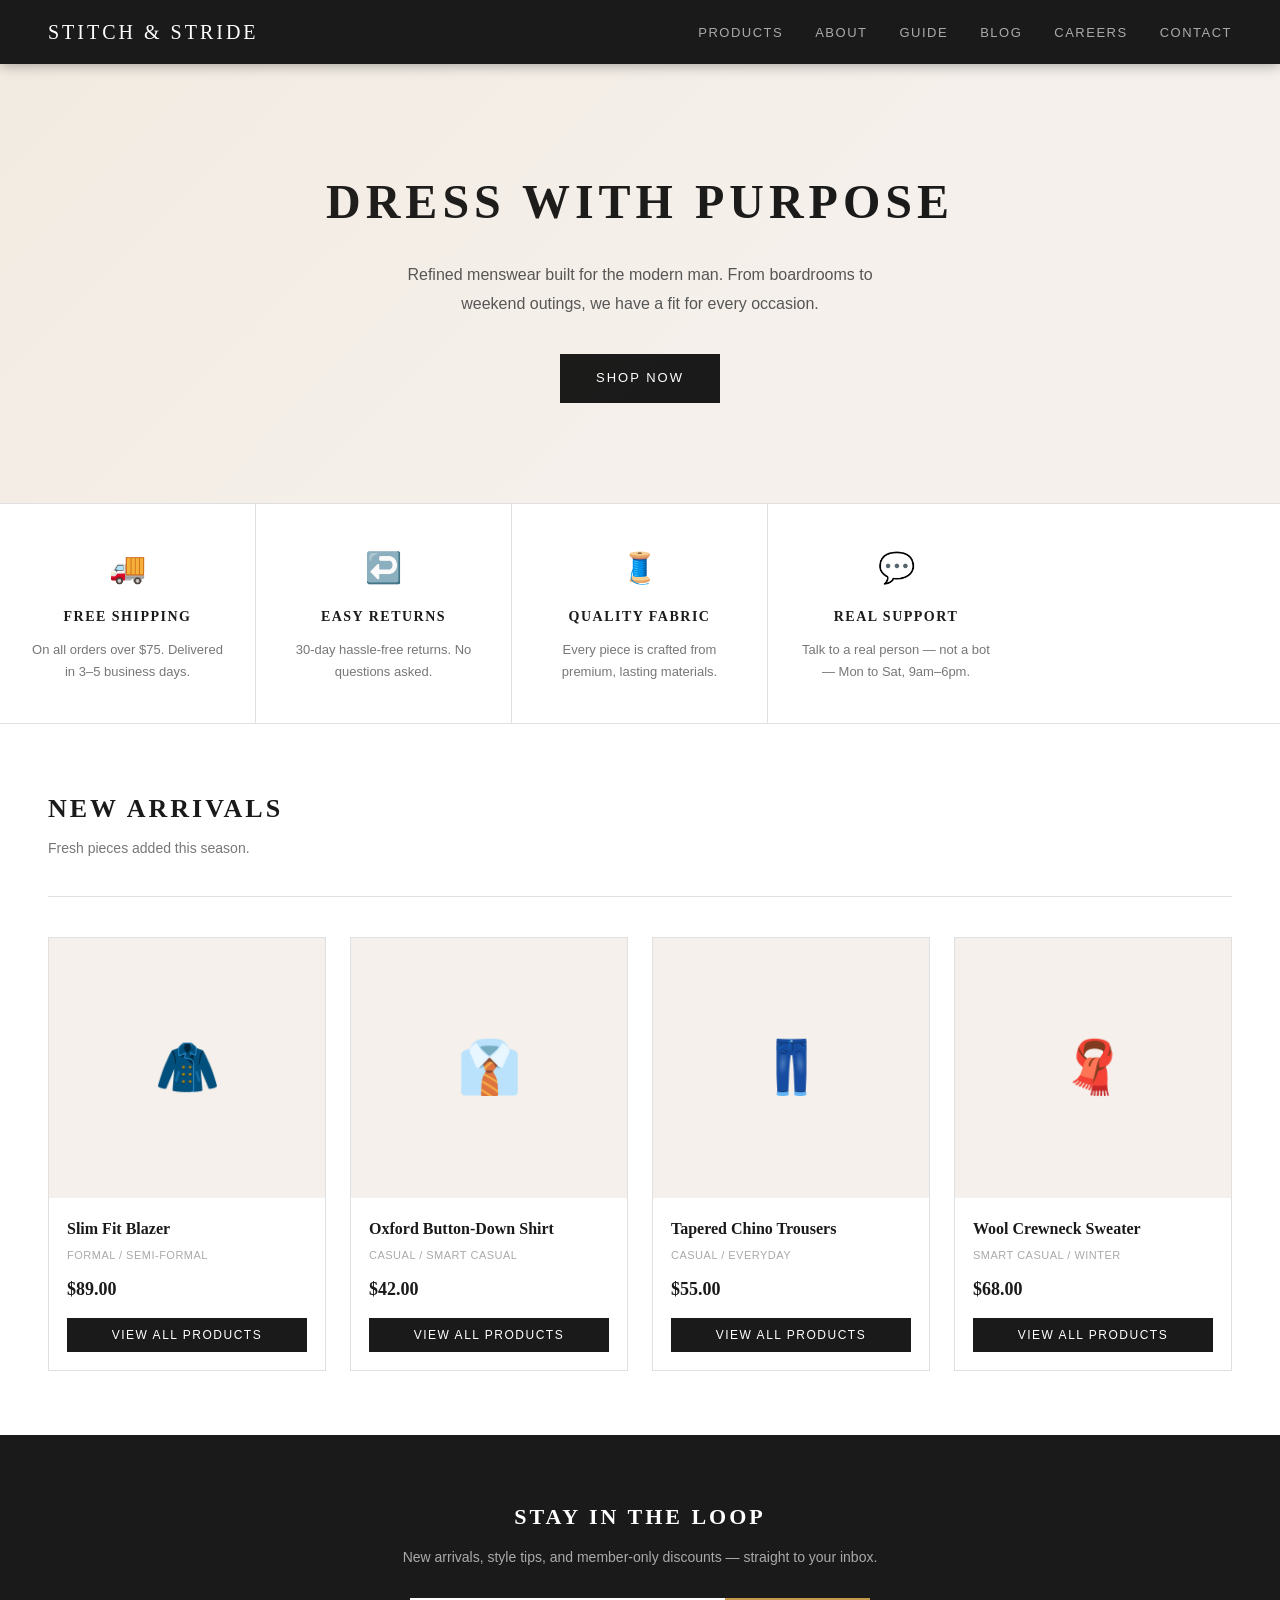
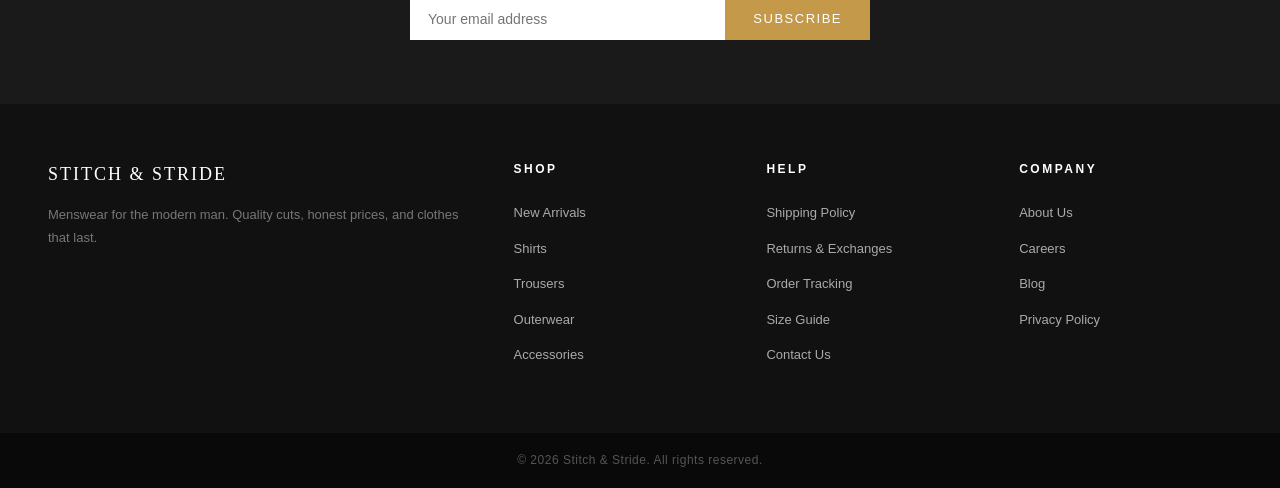
<file: index.html>
<!DOCTYPE html>
<html lang="en">
<head>
  <meta charset="UTF-8" />
  <meta name="viewport" content="width=device-width, initial-scale=1.0"/>
  <title>Stitch &amp; Stride – Men's Fashion</title>
  <link rel="stylesheet" href="/style.css" />
</head>
<body>

<nav>
  <a class="logo" href="/">Stitch &amp; Stride</a>
  <ul>
    <li><a href="/products/">Products</a></li>
    <li><a href="/about/">About</a></li>
    <li><a href="/guide/">Guide</a></li>
    <li><a href="/blog/">Blog</a></li>
    <li><a href="/career/">Careers</a></li>
    <li><a href="/contact/">Contact</a></li>
  </ul>
</nav>

<div class="hero">
  <h1>Dress with Purpose</h1>
  <p>Refined menswear built for the modern man. From boardrooms to weekend outings, we have a fit for every occasion.</p>
  <a class="btn" href="/products/">Shop Now</a>
</div>

<div class="home-features">
  <div class="home-feature">
    <div class="icon">🚚</div>
    <h3>Free Shipping</h3>
    <p>On all orders over $75. Delivered in 3–5 business days.</p>
  </div>
  <div class="home-feature">
    <div class="icon">↩️</div>
    <h3>Easy Returns</h3>
    <p>30-day hassle-free returns. No questions asked.</p>
  </div>
  <div class="home-feature">
    <div class="icon">🧵</div>
    <h3>Quality Fabric</h3>
    <p>Every piece is crafted from premium, lasting materials.</p>
  </div>
  <div class="home-feature">
    <div class="icon">💬</div>
    <h3>Real Support</h3>
    <p>Talk to a real person — not a bot — Mon to Sat, 9am–6pm.</p>
  </div>
</div>

<div class="page-content">
  <h2>New Arrivals</h2>
  <p class="section-sub">Fresh pieces added this season.</p>
  <hr class="divider"/>
  <div class="product-grid">
    <div class="product-card">
      <div class="product-img">🧥</div>
      <div class="product-info">
        <h3>Slim Fit Blazer</h3>
        <div class="tag">Formal / Semi-Formal</div>
        <div class="price">$89.00</div>
        <a href="/products/"><button>View All Products</button></a>
      </div>
    </div>
    <div class="product-card">
      <div class="product-img">👔</div>
      <div class="product-info">
        <h3>Oxford Button-Down Shirt</h3>
        <div class="tag">Casual / Smart Casual</div>
        <div class="price">$42.00</div>
        <a href="/products/"><button>View All Products</button></a>
      </div>
    </div>
    <div class="product-card">
      <div class="product-img">👖</div>
      <div class="product-info">
        <h3>Tapered Chino Trousers</h3>
        <div class="tag">Casual / Everyday</div>
        <div class="price">$55.00</div>
        <a href="/products/"><button>View All Products</button></a>
      </div>
    </div>
    <div class="product-card">
      <div class="product-img">🧣</div>
      <div class="product-info">
        <h3>Wool Crewneck Sweater</h3>
        <div class="tag">Smart Casual / Winter</div>
        <div class="price">$68.00</div>
        <a href="/products/"><button>View All Products</button></a>
      </div>
    </div>
  </div>
</div>

<div class="newsletter">
  <h2>Stay in the Loop</h2>
  <p>New arrivals, style tips, and member-only discounts — straight to your inbox.</p>
  <form onsubmit="return false;">
    <input type="email" placeholder="Your email address" />
    <button type="submit">Subscribe</button>
  </form>
</div>

<footer>
  <div>
    <div class="footer-brand">Stitch &amp; Stride</div>
    <p>Menswear for the modern man. Quality cuts, honest prices, and clothes that last.</p>
  </div>
  <div>
    <h4>Shop</h4>
    <ul>
      <li><a href="/products/">New Arrivals</a></li>
      <li><a href="/products/">Shirts</a></li>
      <li><a href="/products/">Trousers</a></li>
      <li><a href="/products/">Outerwear</a></li>
      <li><a href="/products/">Accessories</a></li>
    </ul>
  </div>
  <div>
    <h4>Help</h4>
    <ul>
      <li><a href="/contact/">Shipping Policy</a></li>
      <li><a href="/contact/">Returns &amp; Exchanges</a></li>
      <li><a href="/contact/">Order Tracking</a></li>
      <li><a href="/guide/">Size Guide</a></li>
      <li><a href="/contact/">Contact Us</a></li>
    </ul>
  </div>
  <div>
    <h4>Company</h4>
    <ul>
      <li><a href="/about/">About Us</a></li>
      <li><a href="/career/">Careers</a></li>
      <li><a href="/blog/">Blog</a></li>
      <li><a href="#">Privacy Policy</a></li>
    </ul>
  </div>
</footer>
<div class="footer-bottom">&copy; 2026 Stitch &amp; Stride. All rights reserved.</div>

</body>
</html>
</file>
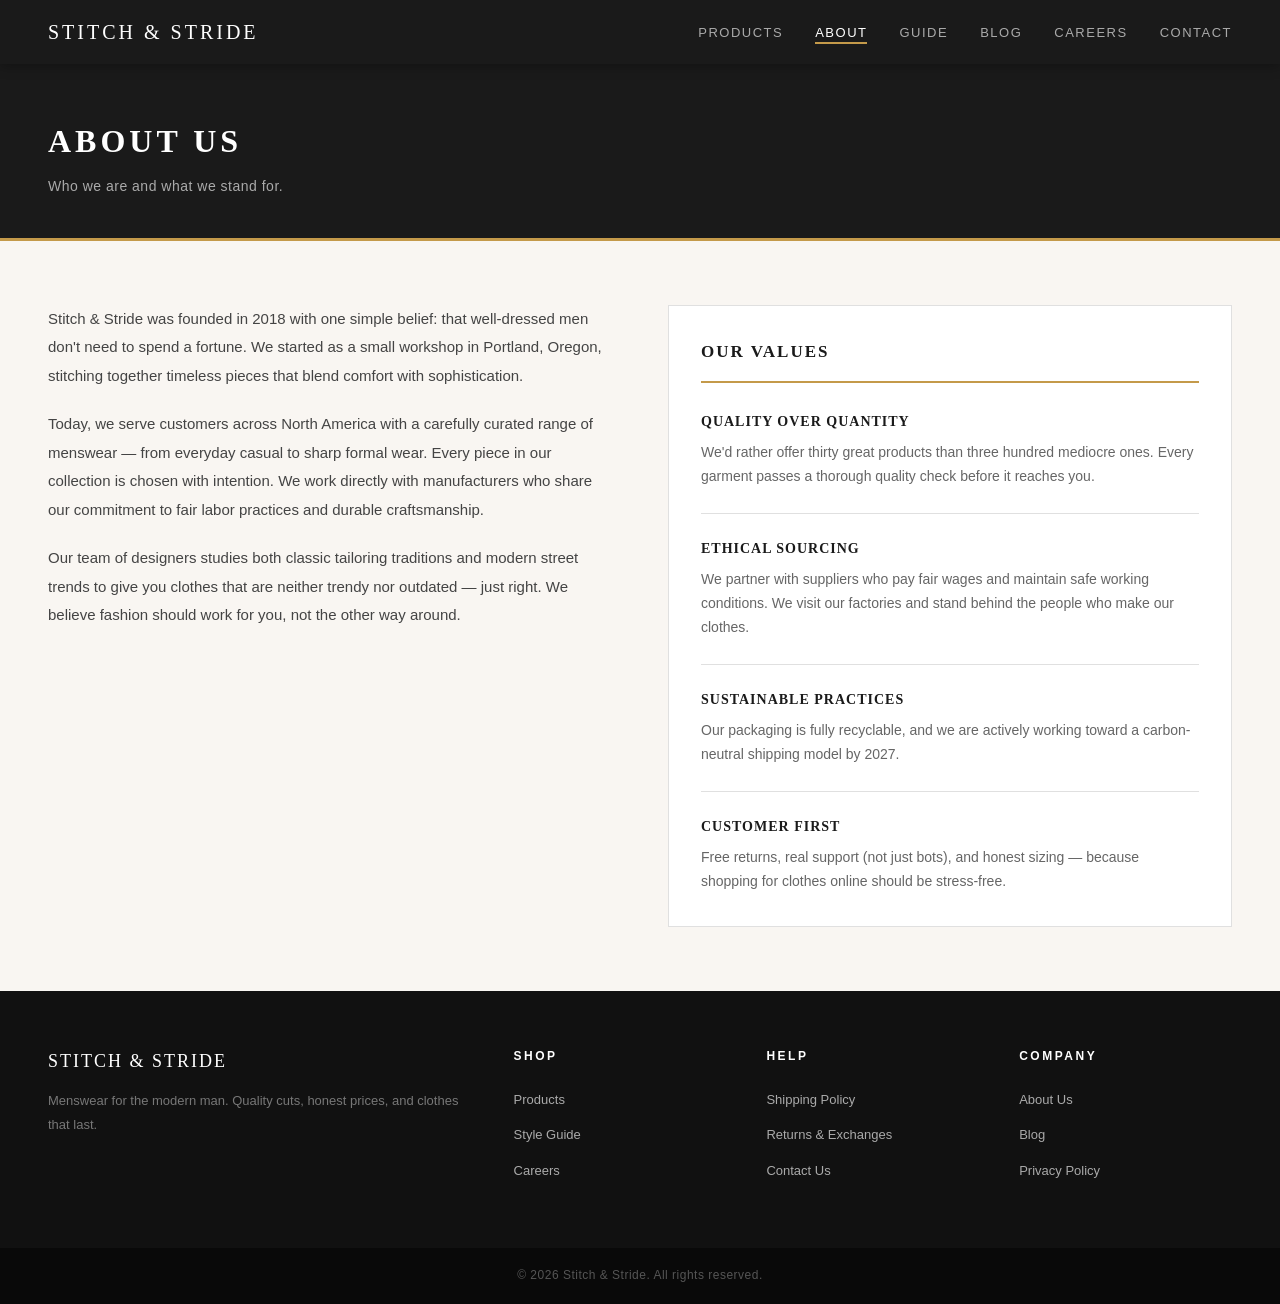
<file: about/index.html>
<!DOCTYPE html>
<html lang="en">
<head>
  <meta charset="UTF-8" />
  <meta name="viewport" content="width=device-width, initial-scale=1.0"/>
  <title>About Us – Stitch &amp; Stride</title>
  <link rel="stylesheet" href="/style.css" />
</head>
<body class="about-bg">

<nav>
  <a class="logo" href="/">Stitch &amp; Stride</a>
  <ul>
    <li><a href="/products/">Products</a></li>
    <li><a href="/about/" class="active">About</a></li>
    <li><a href="/guide/">Guide</a></li>
    <li><a href="/blog/">Blog</a></li>
    <li><a href="/career/">Careers</a></li>
    <li><a href="/contact/">Contact</a></li>
  </ul>
</nav>

<div class="page-banner">
  <h1>About Us</h1>
  <p>Who we are and what we stand for.</p>
</div>

<div class="page-content">
  <div class="about-grid">
    <div class="about-text">
      <p>
        Stitch &amp; Stride was founded in 2018 with one simple belief: that well-dressed men don't need to spend a fortune. We started as a small workshop in Portland, Oregon, stitching together timeless pieces that blend comfort with sophistication.
      </p>
      <p>
        Today, we serve customers across North America with a carefully curated range of menswear — from everyday casual to sharp formal wear. Every piece in our collection is chosen with intention. We work directly with manufacturers who share our commitment to fair labor practices and durable craftsmanship.
      </p>
      <p>
        Our team of designers studies both classic tailoring traditions and modern street trends to give you clothes that are neither trendy nor outdated — just right. We believe fashion should work for you, not the other way around.
      </p>
    </div>
    <div class="about-values">
      <h3>Our Values</h3>
      <div class="value-item">
        <h4>Quality Over Quantity</h4>
        <p>We'd rather offer thirty great products than three hundred mediocre ones. Every garment passes a thorough quality check before it reaches you.</p>
      </div>
      <div class="value-item">
        <h4>Ethical Sourcing</h4>
        <p>We partner with suppliers who pay fair wages and maintain safe working conditions. We visit our factories and stand behind the people who make our clothes.</p>
      </div>
      <div class="value-item">
        <h4>Sustainable Practices</h4>
        <p>Our packaging is fully recyclable, and we are actively working toward a carbon-neutral shipping model by 2027.</p>
      </div>
      <div class="value-item">
        <h4>Customer First</h4>
        <p>Free returns, real support (not just bots), and honest sizing — because shopping for clothes online should be stress-free.</p>
      </div>
    </div>
  </div>
</div>

<footer>
  <div>
    <div class="footer-brand">Stitch &amp; Stride</div>
    <p>Menswear for the modern man. Quality cuts, honest prices, and clothes that last.</p>
  </div>
  <div>
    <h4>Shop</h4>
    <ul>
      <li><a href="/products/">Products</a></li>
      <li><a href="/guide/">Style Guide</a></li>
      <li><a href="/career/">Careers</a></li>
    </ul>
  </div>
  <div>
    <h4>Help</h4>
    <ul>
      <li><a href="/contact/">Shipping Policy</a></li>
      <li><a href="/contact/">Returns &amp; Exchanges</a></li>
      <li><a href="/contact/">Contact Us</a></li>
    </ul>
  </div>
  <div>
    <h4>Company</h4>
    <ul>
      <li><a href="/about/">About Us</a></li>
      <li><a href="/blog/">Blog</a></li>
      <li><a href="#">Privacy Policy</a></li>
    </ul>
  </div>
</footer>
<div class="footer-bottom">&copy; 2026 Stitch &amp; Stride. All rights reserved.</div>

</body>
</html>
</file>
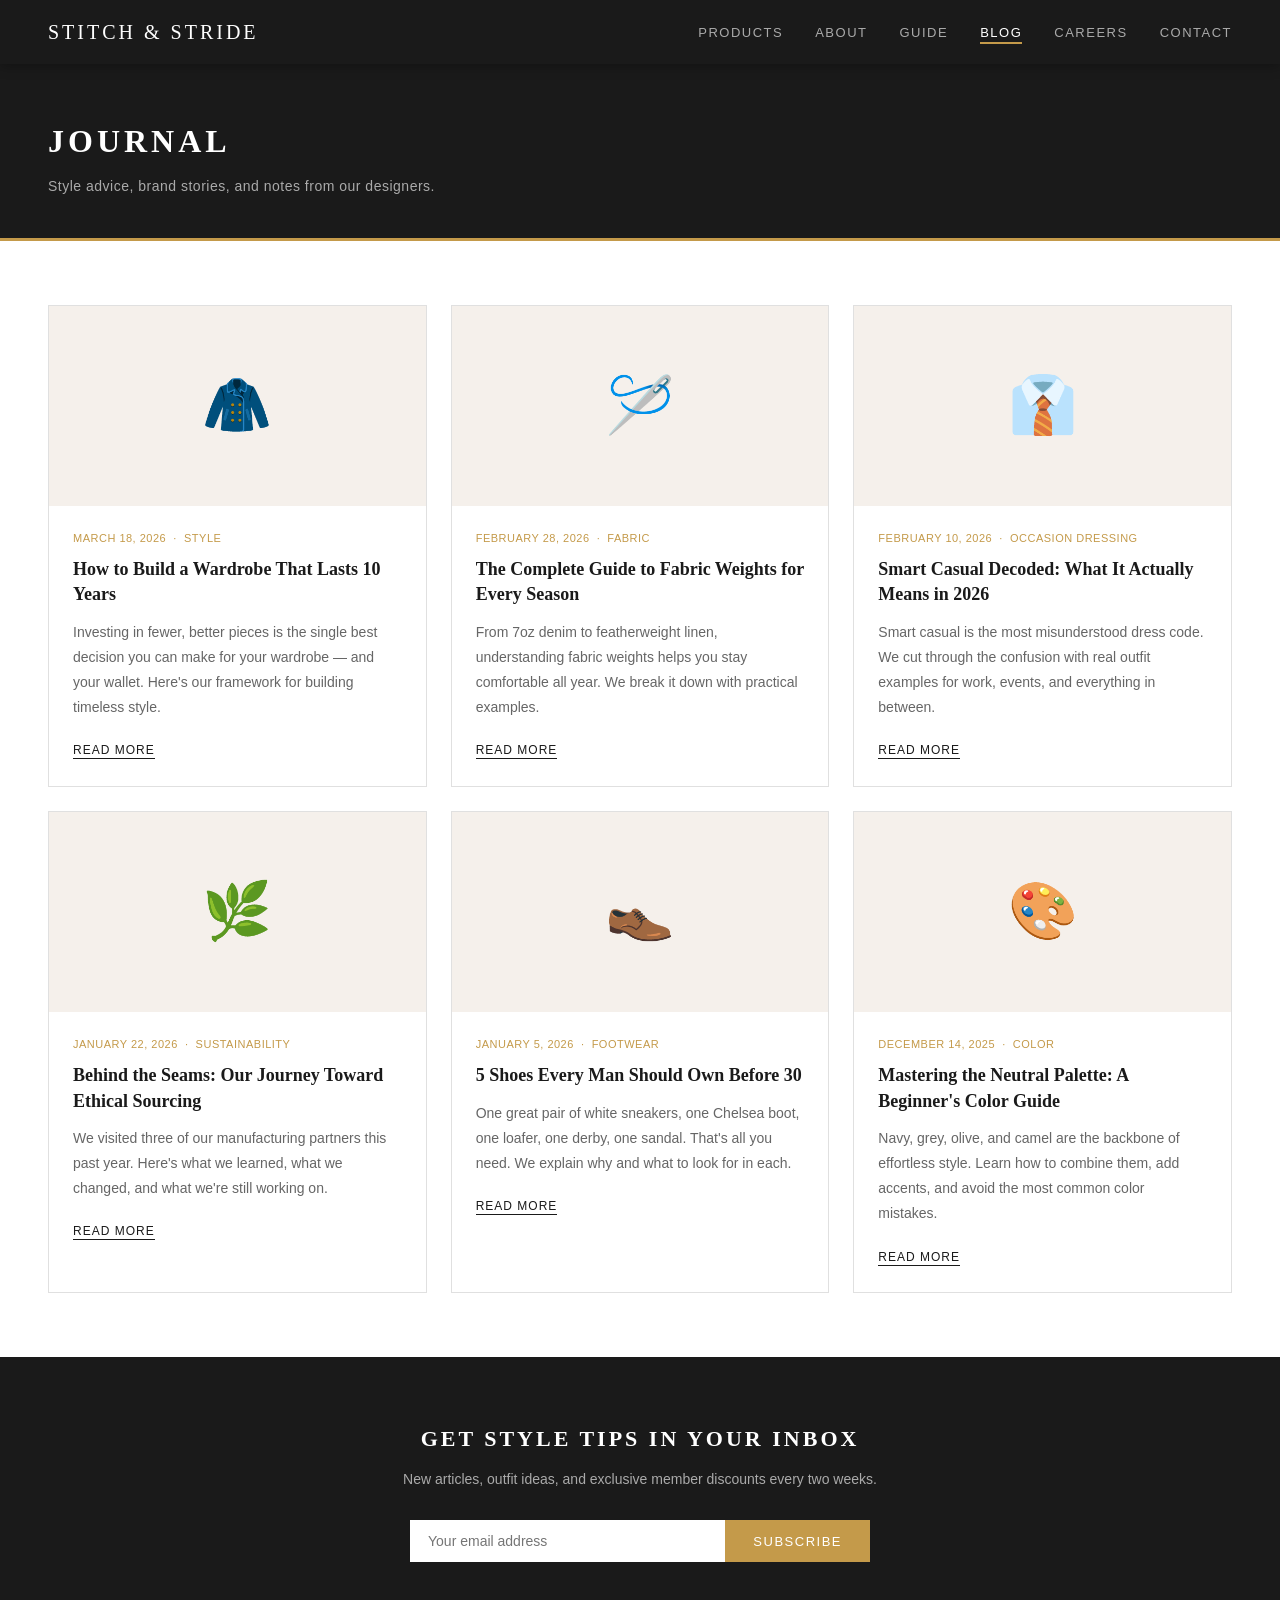
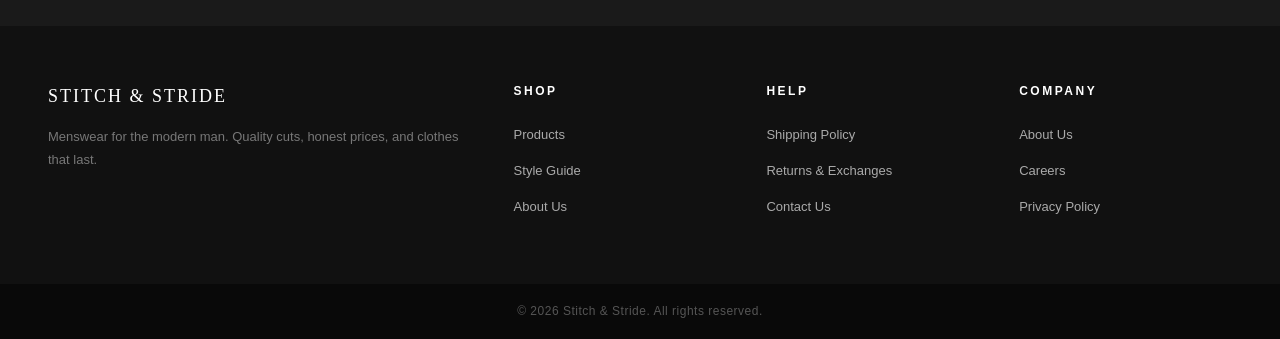
<file: blog/index.html>
<!DOCTYPE html>
<html lang="en">
<head>
  <meta charset="UTF-8" />
  <meta name="viewport" content="width=device-width, initial-scale=1.0"/>
  <title>Journal – Stitch &amp; Stride</title>
  <link rel="stylesheet" href="/style.css" />
</head>
<body>

<nav>
  <a class="logo" href="/">Stitch &amp; Stride</a>
  <ul>
    <li><a href="/products/">Products</a></li>
    <li><a href="/about/">About</a></li>
    <li><a href="/guide/">Guide</a></li>
    <li><a href="/blog/" class="active">Blog</a></li>
    <li><a href="/career/">Careers</a></li>
    <li><a href="/contact/">Contact</a></li>
  </ul>
</nav>

<div class="page-banner">
  <h1>Journal</h1>
  <p>Style advice, brand stories, and notes from our designers.</p>
</div>

<div class="page-content">
  <div class="blog-grid">

    <div class="blog-card">
      <div class="blog-img">🧥</div>
      <div class="blog-body">
        <div class="blog-meta">March 18, 2026 &nbsp;·&nbsp; Style</div>
        <h3>How to Build a Wardrobe That Lasts 10 Years</h3>
        <p>Investing in fewer, better pieces is the single best decision you can make for your wardrobe — and your wallet. Here's our framework for building timeless style.</p>
        <a href="#">Read More</a>
      </div>
    </div>

    <div class="blog-card">
      <div class="blog-img">🪡</div>
      <div class="blog-body">
        <div class="blog-meta">February 28, 2026 &nbsp;·&nbsp; Fabric</div>
        <h3>The Complete Guide to Fabric Weights for Every Season</h3>
        <p>From 7oz denim to featherweight linen, understanding fabric weights helps you stay comfortable all year. We break it down with practical examples.</p>
        <a href="#">Read More</a>
      </div>
    </div>

    <div class="blog-card">
      <div class="blog-img">👔</div>
      <div class="blog-body">
        <div class="blog-meta">February 10, 2026 &nbsp;·&nbsp; Occasion Dressing</div>
        <h3>Smart Casual Decoded: What It Actually Means in 2026</h3>
        <p>Smart casual is the most misunderstood dress code. We cut through the confusion with real outfit examples for work, events, and everything in between.</p>
        <a href="#">Read More</a>
      </div>
    </div>

    <div class="blog-card">
      <div class="blog-img">🌿</div>
      <div class="blog-body">
        <div class="blog-meta">January 22, 2026 &nbsp;·&nbsp; Sustainability</div>
        <h3>Behind the Seams: Our Journey Toward Ethical Sourcing</h3>
        <p>We visited three of our manufacturing partners this past year. Here's what we learned, what we changed, and what we're still working on.</p>
        <a href="#">Read More</a>
      </div>
    </div>

    <div class="blog-card">
      <div class="blog-img">👞</div>
      <div class="blog-body">
        <div class="blog-meta">January 5, 2026 &nbsp;·&nbsp; Footwear</div>
        <h3>5 Shoes Every Man Should Own Before 30</h3>
        <p>One great pair of white sneakers, one Chelsea boot, one loafer, one derby, one sandal. That's all you need. We explain why and what to look for in each.</p>
        <a href="#">Read More</a>
      </div>
    </div>

    <div class="blog-card">
      <div class="blog-img">🎨</div>
      <div class="blog-body">
        <div class="blog-meta">December 14, 2025 &nbsp;·&nbsp; Color</div>
        <h3>Mastering the Neutral Palette: A Beginner's Color Guide</h3>
        <p>Navy, grey, olive, and camel are the backbone of effortless style. Learn how to combine them, add accents, and avoid the most common color mistakes.</p>
        <a href="#">Read More</a>
      </div>
    </div>

  </div>
</div>

<div class="newsletter">
  <h2>Get Style Tips in Your Inbox</h2>
  <p>New articles, outfit ideas, and exclusive member discounts every two weeks.</p>
  <form onsubmit="return false;">
    <input type="email" placeholder="Your email address" />
    <button type="submit">Subscribe</button>
  </form>
</div>

<footer>
  <div>
    <div class="footer-brand">Stitch &amp; Stride</div>
    <p>Menswear for the modern man. Quality cuts, honest prices, and clothes that last.</p>
  </div>
  <div>
    <h4>Shop</h4>
    <ul>
      <li><a href="/products/">Products</a></li>
      <li><a href="/guide/">Style Guide</a></li>
      <li><a href="/about/">About Us</a></li>
    </ul>
  </div>
  <div>
    <h4>Help</h4>
    <ul>
      <li><a href="/contact/">Shipping Policy</a></li>
      <li><a href="/contact/">Returns &amp; Exchanges</a></li>
      <li><a href="/contact/">Contact Us</a></li>
    </ul>
  </div>
  <div>
    <h4>Company</h4>
    <ul>
      <li><a href="/about/">About Us</a></li>
      <li><a href="/career/">Careers</a></li>
      <li><a href="#">Privacy Policy</a></li>
    </ul>
  </div>
</footer>
<div class="footer-bottom">&copy; 2026 Stitch &amp; Stride. All rights reserved.</div>

</body>
</html>
</file>
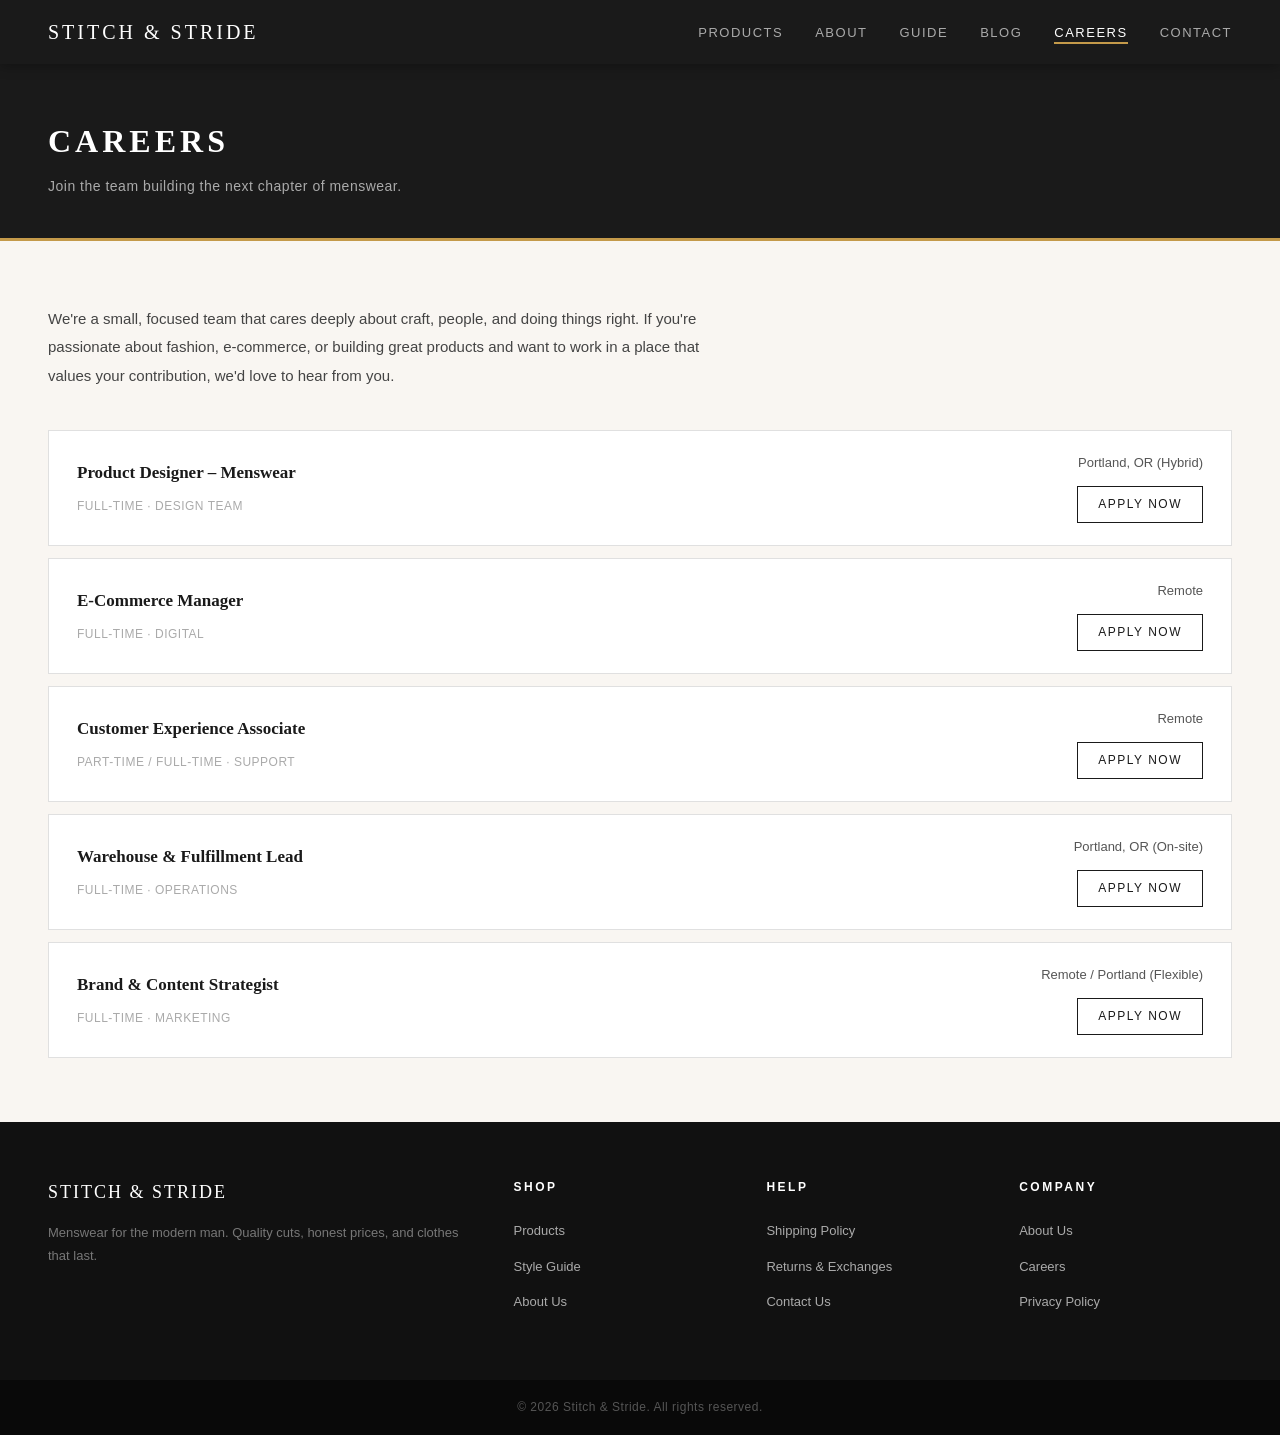
<file: career/index.html>
<!DOCTYPE html>
<html lang="en">
<head>
  <meta charset="UTF-8" />
  <meta name="viewport" content="width=device-width, initial-scale=1.0"/>
  <title>Careers – Stitch &amp; Stride</title>
  <link rel="stylesheet" href="/style.css" />
</head>
<body class="career-bg">

<nav>
  <a class="logo" href="/">Stitch &amp; Stride</a>
  <ul>
    <li><a href="/products/">Products</a></li>
    <li><a href="/about/">About</a></li>
    <li><a href="/guide/">Guide</a></li>
    <li><a href="/blog/">Blog</a></li>
    <li><a href="/career/" class="active">Careers</a></li>
    <li><a href="/contact/">Contact</a></li>
  </ul>
</nav>

<div class="page-banner">
  <h1>Careers</h1>
  <p>Join the team building the next chapter of menswear.</p>
</div>

<div class="page-content">
  <p class="career-intro">
    We're a small, focused team that cares deeply about craft, people, and doing things right. If you're passionate about fashion, e-commerce, or building great products and want to work in a place that values your contribution, we'd love to hear from you.
  </p>

  <div class="job-list">

    <div class="job-card">
      <div class="job-info">
        <h3>Product Designer – Menswear</h3>
        <span>Full-time · Design Team</span>
      </div>
      <div class="job-meta">
        <div class="location">Portland, OR (Hybrid)</div>
        <a href="/contact/">Apply Now</a>
      </div>
    </div>

    <div class="job-card">
      <div class="job-info">
        <h3>E-Commerce Manager</h3>
        <span>Full-time · Digital</span>
      </div>
      <div class="job-meta">
        <div class="location">Remote</div>
        <a href="/contact/">Apply Now</a>
      </div>
    </div>

    <div class="job-card">
      <div class="job-info">
        <h3>Customer Experience Associate</h3>
        <span>Part-time / Full-time · Support</span>
      </div>
      <div class="job-meta">
        <div class="location">Remote</div>
        <a href="/contact/">Apply Now</a>
      </div>
    </div>

    <div class="job-card">
      <div class="job-info">
        <h3>Warehouse &amp; Fulfillment Lead</h3>
        <span>Full-time · Operations</span>
      </div>
      <div class="job-meta">
        <div class="location">Portland, OR (On-site)</div>
        <a href="/contact/">Apply Now</a>
      </div>
    </div>

    <div class="job-card">
      <div class="job-info">
        <h3>Brand &amp; Content Strategist</h3>
        <span>Full-time · Marketing</span>
      </div>
      <div class="job-meta">
        <div class="location">Remote / Portland (Flexible)</div>
        <a href="/contact/">Apply Now</a>
      </div>
    </div>

  </div>
</div>

<footer>
  <div>
    <div class="footer-brand">Stitch &amp; Stride</div>
    <p>Menswear for the modern man. Quality cuts, honest prices, and clothes that last.</p>
  </div>
  <div>
    <h4>Shop</h4>
    <ul>
      <li><a href="/products/">Products</a></li>
      <li><a href="/guide/">Style Guide</a></li>
      <li><a href="/about/">About Us</a></li>
    </ul>
  </div>
  <div>
    <h4>Help</h4>
    <ul>
      <li><a href="/contact/">Shipping Policy</a></li>
      <li><a href="/contact/">Returns &amp; Exchanges</a></li>
      <li><a href="/contact/">Contact Us</a></li>
    </ul>
  </div>
  <div>
    <h4>Company</h4>
    <ul>
      <li><a href="/about/">About Us</a></li>
      <li><a href="/career/">Careers</a></li>
      <li><a href="#">Privacy Policy</a></li>
    </ul>
  </div>
</footer>
<div class="footer-bottom">&copy; 2026 Stitch &amp; Stride. All rights reserved.</div>

</body>
</html>
</file>
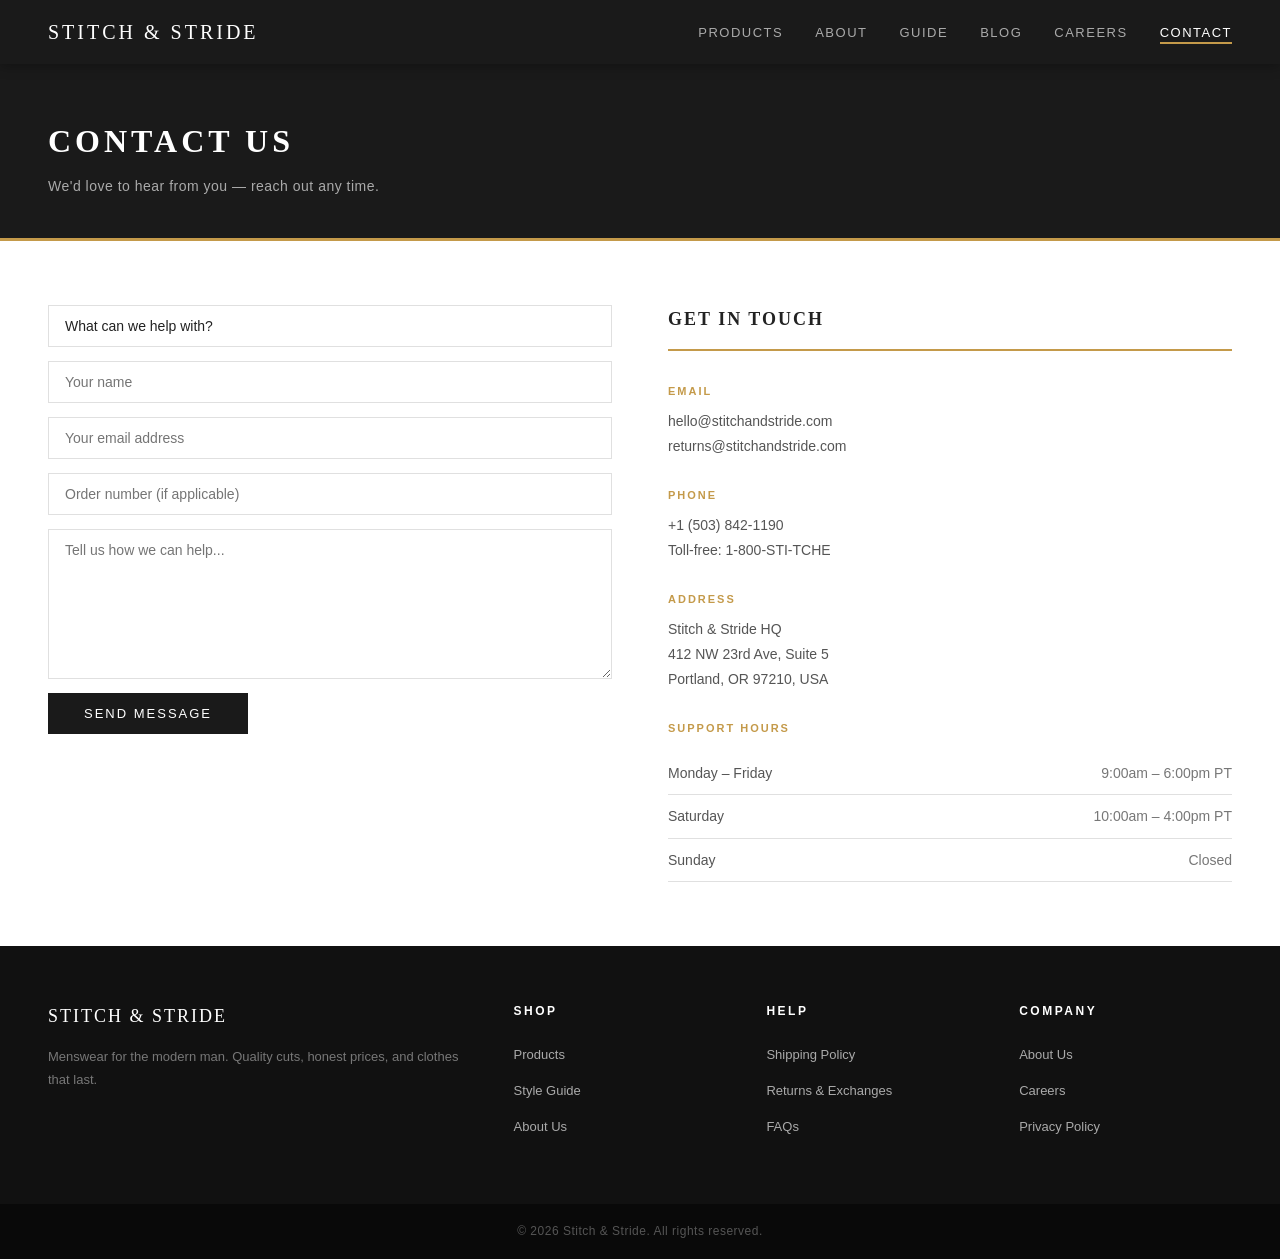
<file: contact/index.html>
<!DOCTYPE html>
<html lang="en">
<head>
  <meta charset="UTF-8" />
  <meta name="viewport" content="width=device-width, initial-scale=1.0"/>
  <title>Contact – Stitch &amp; Stride</title>
  <link rel="stylesheet" href="/style.css" />
</head>
<body>

<nav>
  <a class="logo" href="/">Stitch &amp; Stride</a>
  <ul>
    <li><a href="/products/">Products</a></li>
    <li><a href="/about/">About</a></li>
    <li><a href="/guide/">Guide</a></li>
    <li><a href="/blog/">Blog</a></li>
    <li><a href="/career/">Careers</a></li>
    <li><a href="/contact/" class="active">Contact</a></li>
  </ul>
</nav>

<div class="page-banner">
  <h1>Contact Us</h1>
  <p>We'd love to hear from you — reach out any time.</p>
</div>

<div class="page-content">
  <div class="contact-grid">

    <div>
      <form class="contact-form" onsubmit="return false;">
        <select>
          <option value="" disabled selected>What can we help with?</option>
          <option>Order inquiry</option>
          <option>Returns &amp; exchanges</option>
          <option>Product question</option>
          <option>Wholesale / partnership</option>
          <option>Career inquiry</option>
          <option>Other</option>
        </select>
        <input type="text" placeholder="Your name" />
        <input type="email" placeholder="Your email address" />
        <input type="text" placeholder="Order number (if applicable)" />
        <textarea placeholder="Tell us how we can help..."></textarea>
        <button type="submit">Send Message</button>
      </form>
    </div>

    <div class="contact-details">
      <h3>Get in Touch</h3>

      <div class="contact-detail-item">
        <h4>Email</h4>
        <p>hello@stitchandstride.com<br/>returns@stitchandstride.com</p>
      </div>

      <div class="contact-detail-item">
        <h4>Phone</h4>
        <p>+1 (503) 842-1190<br/>Toll-free: 1-800-STI-TCHE</p>
      </div>

      <div class="contact-detail-item">
        <h4>Address</h4>
        <p>Stitch &amp; Stride HQ<br/>412 NW 23rd Ave, Suite 5<br/>Portland, OR 97210, USA</p>
      </div>

      <div class="contact-hours">
        <h4>Support Hours</h4>
        <table>
          <tr><td>Monday – Friday</td><td>9:00am – 6:00pm PT</td></tr>
          <tr><td>Saturday</td><td>10:00am – 4:00pm PT</td></tr>
          <tr><td>Sunday</td><td>Closed</td></tr>
        </table>
      </div>
    </div>

  </div>
</div>

<footer>
  <div>
    <div class="footer-brand">Stitch &amp; Stride</div>
    <p>Menswear for the modern man. Quality cuts, honest prices, and clothes that last.</p>
  </div>
  <div>
    <h4>Shop</h4>
    <ul>
      <li><a href="/products/">Products</a></li>
      <li><a href="/guide/">Style Guide</a></li>
      <li><a href="/about/">About Us</a></li>
    </ul>
  </div>
  <div>
    <h4>Help</h4>
    <ul>
      <li><a href="/contact/">Shipping Policy</a></li>
      <li><a href="/contact/">Returns &amp; Exchanges</a></li>
      <li><a href="/contact/">FAQs</a></li>
    </ul>
  </div>
  <div>
    <h4>Company</h4>
    <ul>
      <li><a href="/about/">About Us</a></li>
      <li><a href="/career/">Careers</a></li>
      <li><a href="#">Privacy Policy</a></li>
    </ul>
  </div>
</footer>
<div class="footer-bottom">&copy; 2026 Stitch &amp; Stride. All rights reserved.</div>

</body>
</html>
</file>
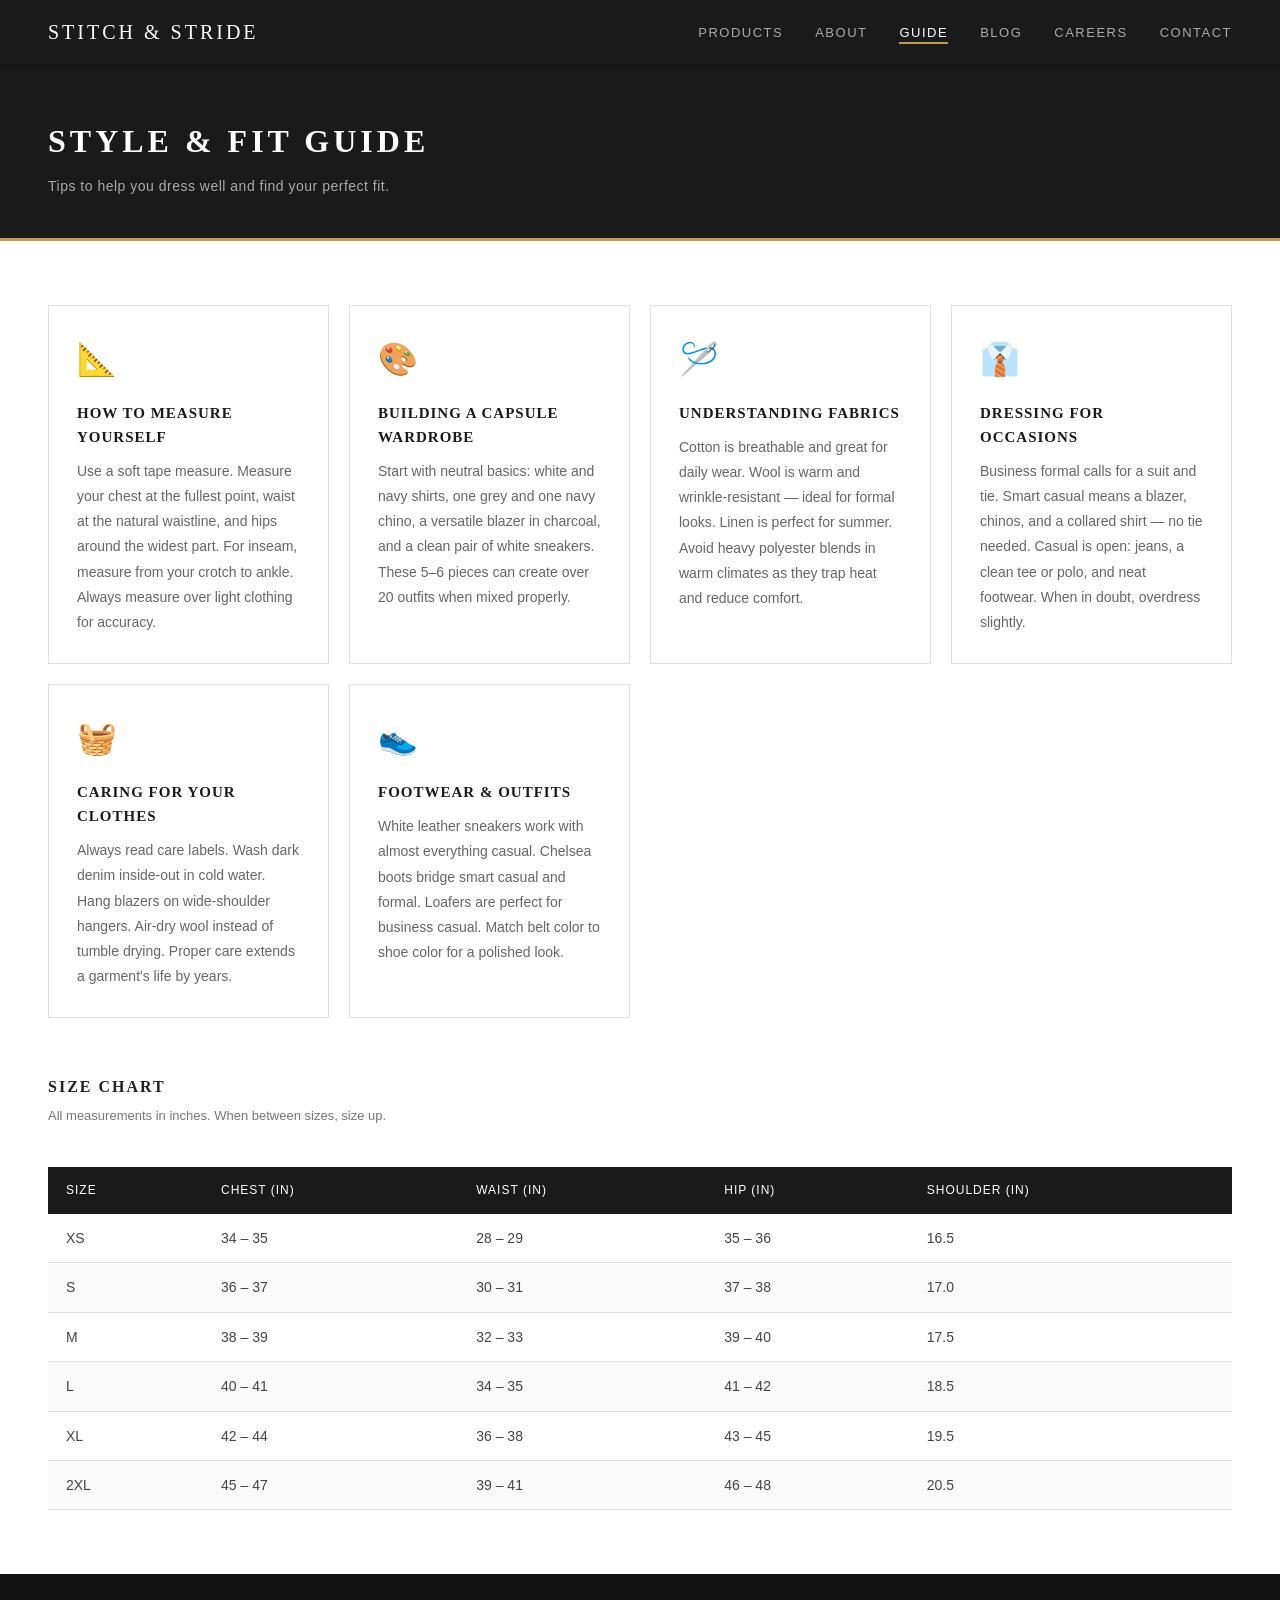
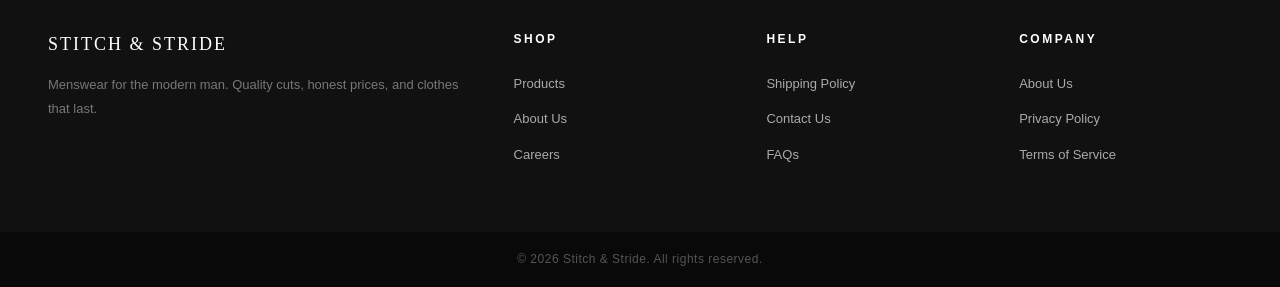
<file: guide/index.html>
<!DOCTYPE html>
<html lang="en">
<head>
  <meta charset="UTF-8" />
  <meta name="viewport" content="width=device-width, initial-scale=1.0"/>
  <title>Style &amp; Fit Guide – Stitch &amp; Stride</title>
  <link rel="stylesheet" href="/style.css" />
</head>
<body>

<nav>
  <a class="logo" href="/">Stitch &amp; Stride</a>
  <ul>
    <li><a href="/products/">Products</a></li>
    <li><a href="/about/">About</a></li>
    <li><a href="/guide/" class="active">Guide</a></li>
    <li><a href="/blog/">Blog</a></li>
    <li><a href="/career/">Careers</a></li>
    <li><a href="/contact/">Contact</a></li>
  </ul>
</nav>

<div class="page-banner">
  <h1>Style &amp; Fit Guide</h1>
  <p>Tips to help you dress well and find your perfect fit.</p>
</div>

<div class="page-content">
  <div class="guide-grid">
    <div class="guide-card">
      <div class="icon">📐</div>
      <h3>How to Measure Yourself</h3>
      <p>Use a soft tape measure. Measure your chest at the fullest point, waist at the natural waistline, and hips around the widest part. For inseam, measure from your crotch to ankle. Always measure over light clothing for accuracy.</p>
    </div>
    <div class="guide-card">
      <div class="icon">🎨</div>
      <h3>Building a Capsule Wardrobe</h3>
      <p>Start with neutral basics: white and navy shirts, one grey and one navy chino, a versatile blazer in charcoal, and a clean pair of white sneakers. These 5–6 pieces can create over 20 outfits when mixed properly.</p>
    </div>
    <div class="guide-card">
      <div class="icon">🪡</div>
      <h3>Understanding Fabrics</h3>
      <p>Cotton is breathable and great for daily wear. Wool is warm and wrinkle-resistant — ideal for formal looks. Linen is perfect for summer. Avoid heavy polyester blends in warm climates as they trap heat and reduce comfort.</p>
    </div>
    <div class="guide-card">
      <div class="icon">👔</div>
      <h3>Dressing for Occasions</h3>
      <p>Business formal calls for a suit and tie. Smart casual means a blazer, chinos, and a collared shirt — no tie needed. Casual is open: jeans, a clean tee or polo, and neat footwear. When in doubt, overdress slightly.</p>
    </div>
    <div class="guide-card">
      <div class="icon">🧺</div>
      <h3>Caring for Your Clothes</h3>
      <p>Always read care labels. Wash dark denim inside-out in cold water. Hang blazers on wide-shoulder hangers. Air-dry wool instead of tumble drying. Proper care extends a garment's life by years.</p>
    </div>
    <div class="guide-card">
      <div class="icon">👟</div>
      <h3>Footwear &amp; Outfits</h3>
      <p>White leather sneakers work with almost everything casual. Chelsea boots bridge smart casual and formal. Loafers are perfect for business casual. Match belt color to shoe color for a polished look.</p>
    </div>
  </div>

  <h3 style="margin-top:56px; margin-bottom:6px; font-size:16px; letter-spacing:2px; text-transform:uppercase;">Size Chart</h3>
  <p style="font-family:Arial,sans-serif; font-size:13px; color:#777; margin-bottom:0;">All measurements in inches. When between sizes, size up.</p>
  <table class="size-table">
    <thead>
      <tr>
        <th>Size</th>
        <th>Chest (in)</th>
        <th>Waist (in)</th>
        <th>Hip (in)</th>
        <th>Shoulder (in)</th>
      </tr>
    </thead>
    <tbody>
      <tr><td>XS</td><td>34 – 35</td><td>28 – 29</td><td>35 – 36</td><td>16.5</td></tr>
      <tr><td>S</td><td>36 – 37</td><td>30 – 31</td><td>37 – 38</td><td>17.0</td></tr>
      <tr><td>M</td><td>38 – 39</td><td>32 – 33</td><td>39 – 40</td><td>17.5</td></tr>
      <tr><td>L</td><td>40 – 41</td><td>34 – 35</td><td>41 – 42</td><td>18.5</td></tr>
      <tr><td>XL</td><td>42 – 44</td><td>36 – 38</td><td>43 – 45</td><td>19.5</td></tr>
      <tr><td>2XL</td><td>45 – 47</td><td>39 – 41</td><td>46 – 48</td><td>20.5</td></tr>
    </tbody>
  </table>
</div>

<footer>
  <div>
    <div class="footer-brand">Stitch &amp; Stride</div>
    <p>Menswear for the modern man. Quality cuts, honest prices, and clothes that last.</p>
  </div>
  <div>
    <h4>Shop</h4>
    <ul>
      <li><a href="/products/">Products</a></li>
      <li><a href="/about/">About Us</a></li>
      <li><a href="/career/">Careers</a></li>
    </ul>
  </div>
  <div>
    <h4>Help</h4>
    <ul>
      <li><a href="/contact/">Shipping Policy</a></li>
      <li><a href="/contact/">Contact Us</a></li>
      <li><a href="/contact/">FAQs</a></li>
    </ul>
  </div>
  <div>
    <h4>Company</h4>
    <ul>
      <li><a href="/about/">About Us</a></li>
      <li><a href="#">Privacy Policy</a></li>
      <li><a href="#">Terms of Service</a></li>
    </ul>
  </div>
</footer>
<div class="footer-bottom">&copy; 2026 Stitch &amp; Stride. All rights reserved.</div>

</body>
</html>
</file>
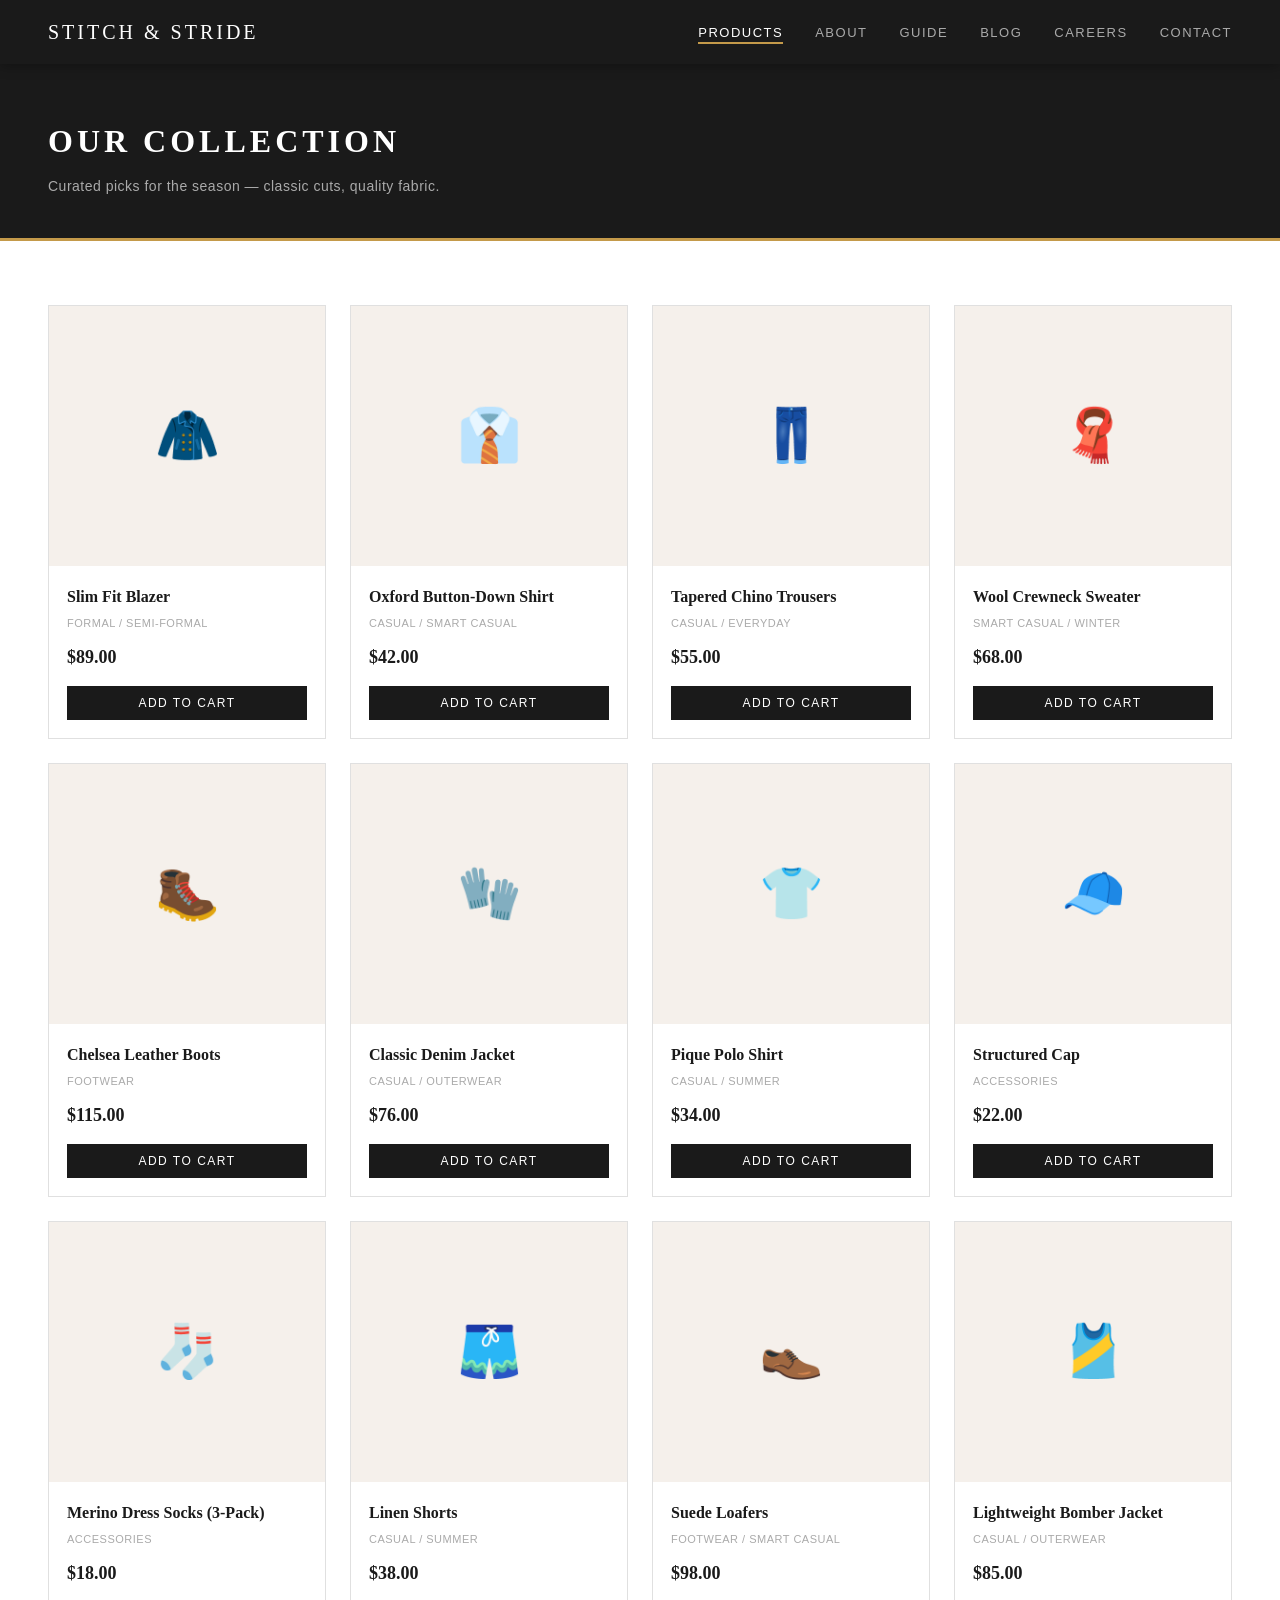
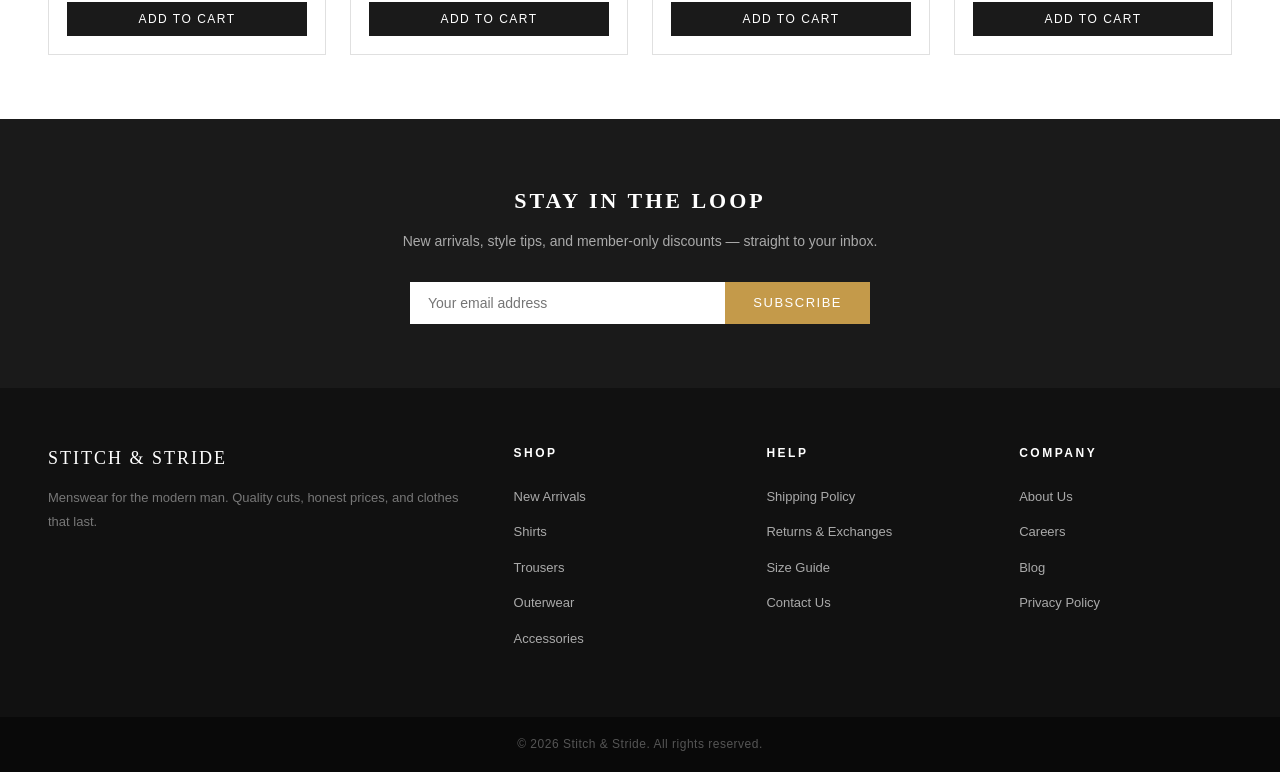
<file: products/index.html>
<!DOCTYPE html>
<html lang="en">
<head>
  <meta charset="UTF-8" />
  <meta name="viewport" content="width=device-width, initial-scale=1.0"/>
  <title>Products – Stitch &amp; Stride</title>
  <link rel="stylesheet" href="/style.css" />
</head>
<body>

<nav>
  <a class="logo" href="/">Stitch &amp; Stride</a>
  <ul>
    <li><a href="/products/" class="active">Products</a></li>
    <li><a href="/about/">About</a></li>
    <li><a href="/guide/">Guide</a></li>
    <li><a href="/blog/">Blog</a></li>
    <li><a href="/career/">Careers</a></li>
    <li><a href="/contact/">Contact</a></li>
  </ul>
</nav>

<div class="page-banner">
  <h1>Our Collection</h1>
  <p>Curated picks for the season — classic cuts, quality fabric.</p>
</div>

<div class="page-content">
  <div class="product-grid">

    <div class="product-card">
      <div class="product-img">🧥</div>
      <div class="product-info">
        <h3>Slim Fit Blazer</h3>
        <div class="tag">Formal / Semi-Formal</div>
        <div class="price">$89.00</div>
        <button>Add to Cart</button>
      </div>
    </div>

    <div class="product-card">
      <div class="product-img">👔</div>
      <div class="product-info">
        <h3>Oxford Button-Down Shirt</h3>
        <div class="tag">Casual / Smart Casual</div>
        <div class="price">$42.00</div>
        <button>Add to Cart</button>
      </div>
    </div>

    <div class="product-card">
      <div class="product-img">👖</div>
      <div class="product-info">
        <h3>Tapered Chino Trousers</h3>
        <div class="tag">Casual / Everyday</div>
        <div class="price">$55.00</div>
        <button>Add to Cart</button>
      </div>
    </div>

    <div class="product-card">
      <div class="product-img">🧣</div>
      <div class="product-info">
        <h3>Wool Crewneck Sweater</h3>
        <div class="tag">Smart Casual / Winter</div>
        <div class="price">$68.00</div>
        <button>Add to Cart</button>
      </div>
    </div>

    <div class="product-card">
      <div class="product-img">🥾</div>
      <div class="product-info">
        <h3>Chelsea Leather Boots</h3>
        <div class="tag">Footwear</div>
        <div class="price">$115.00</div>
        <button>Add to Cart</button>
      </div>
    </div>

    <div class="product-card">
      <div class="product-img">🧤</div>
      <div class="product-info">
        <h3>Classic Denim Jacket</h3>
        <div class="tag">Casual / Outerwear</div>
        <div class="price">$76.00</div>
        <button>Add to Cart</button>
      </div>
    </div>

    <div class="product-card">
      <div class="product-img">👕</div>
      <div class="product-info">
        <h3>Pique Polo Shirt</h3>
        <div class="tag">Casual / Summer</div>
        <div class="price">$34.00</div>
        <button>Add to Cart</button>
      </div>
    </div>

    <div class="product-card">
      <div class="product-img">🧢</div>
      <div class="product-info">
        <h3>Structured Cap</h3>
        <div class="tag">Accessories</div>
        <div class="price">$22.00</div>
        <button>Add to Cart</button>
      </div>
    </div>

    <div class="product-card">
      <div class="product-img">🧦</div>
      <div class="product-info">
        <h3>Merino Dress Socks (3-Pack)</h3>
        <div class="tag">Accessories</div>
        <div class="price">$18.00</div>
        <button>Add to Cart</button>
      </div>
    </div>

    <div class="product-card">
      <div class="product-img">🩳</div>
      <div class="product-info">
        <h3>Linen Shorts</h3>
        <div class="tag">Casual / Summer</div>
        <div class="price">$38.00</div>
        <button>Add to Cart</button>
      </div>
    </div>

    <div class="product-card">
      <div class="product-img">👞</div>
      <div class="product-info">
        <h3>Suede Loafers</h3>
        <div class="tag">Footwear / Smart Casual</div>
        <div class="price">$98.00</div>
        <button>Add to Cart</button>
      </div>
    </div>

    <div class="product-card">
      <div class="product-img">🎽</div>
      <div class="product-info">
        <h3>Lightweight Bomber Jacket</h3>
        <div class="tag">Casual / Outerwear</div>
        <div class="price">$85.00</div>
        <button>Add to Cart</button>
      </div>
    </div>

  </div>
</div>

<div class="newsletter">
  <h2>Stay in the Loop</h2>
  <p>New arrivals, style tips, and member-only discounts — straight to your inbox.</p>
  <form onsubmit="return false;">
    <input type="email" placeholder="Your email address" />
    <button type="submit">Subscribe</button>
  </form>
</div>

<footer>
  <div>
    <div class="footer-brand">Stitch &amp; Stride</div>
    <p>Menswear for the modern man. Quality cuts, honest prices, and clothes that last.</p>
  </div>
  <div>
    <h4>Shop</h4>
    <ul>
      <li><a href="/products/">New Arrivals</a></li>
      <li><a href="/products/">Shirts</a></li>
      <li><a href="/products/">Trousers</a></li>
      <li><a href="/products/">Outerwear</a></li>
      <li><a href="/products/">Accessories</a></li>
    </ul>
  </div>
  <div>
    <h4>Help</h4>
    <ul>
      <li><a href="/contact/">Shipping Policy</a></li>
      <li><a href="/contact/">Returns &amp; Exchanges</a></li>
      <li><a href="/guide/">Size Guide</a></li>
      <li><a href="/contact/">Contact Us</a></li>
    </ul>
  </div>
  <div>
    <h4>Company</h4>
    <ul>
      <li><a href="/about/">About Us</a></li>
      <li><a href="/career/">Careers</a></li>
      <li><a href="/blog/">Blog</a></li>
      <li><a href="#">Privacy Policy</a></li>
    </ul>
  </div>
</footer>
<div class="footer-bottom">&copy; 2026 Stitch &amp; Stride. All rights reserved.</div>

</body>
</html>
</file>
<file: style.css>
/* ============================================================
   STITCH & STRIDE – Global Stylesheet
   ============================================================ */

*, *::before, *::after { margin: 0; padding: 0; box-sizing: border-box; }

:root {
  --black:   #1a1a1a;
  --dark:    #111;
  --gold:    #c49a4a;
  --gold-dk: #b3893a;
  --cream:   #f5f0eb;
  --sand:    #f9f6f2;
  --border:  #e0e0e0;
  --text:    #222;
  --muted:   #777;
  --subtle:  #aaa;
  --font-serif: Georgia, 'Times New Roman', serif;
  --font-sans:  Arial, Helvetica, sans-serif;
  --transition: 0.2s ease;
}

html { scroll-behavior: smooth; }

body {
  font-family: var(--font-serif);
  color: var(--text);
  background: #fff;
  line-height: 1.6;
}

/* ============================================================
   NAVIGATION
   ============================================================ */
nav {
  background: var(--black);
  padding: 0 48px;
  display: flex;
  align-items: center;
  justify-content: space-between;
  height: 64px;
  position: sticky;
  top: 0;
  z-index: 100;
  box-shadow: 0 2px 12px rgba(0,0,0,0.3);
}

nav .logo {
  color: #fff;
  font-size: 20px;
  letter-spacing: 3px;
  text-transform: uppercase;
  text-decoration: none;
  font-family: var(--font-serif);
  transition: color var(--transition);
}
nav .logo:hover { color: var(--gold); }

nav ul { list-style: none; display: flex; gap: 32px; }

nav ul li a {
  color: var(--subtle);
  text-decoration: none;
  font-size: 13px;
  letter-spacing: 1.5px;
  font-family: var(--font-sans);
  text-transform: uppercase;
  transition: color var(--transition);
  padding-bottom: 4px;
  position: relative;
}
nav ul li a::after {
  content: '';
  position: absolute;
  bottom: 0;
  left: 0;
  width: 0;
  height: 2px;
  background: var(--gold);
  transition: width var(--transition);
}
nav ul li a:hover { color: #fff; }
nav ul li a:hover::after { width: 100%; }
nav ul li a.active { color: #fff; }
nav ul li a.active::after { width: 100%; }

/* ============================================================
   PAGE HEADER BANNER (used on inner pages)
   ============================================================ */
.page-banner {
  background: var(--black);
  padding: 52px 48px 40px;
  border-bottom: 3px solid var(--gold);
}
.page-banner h1 {
  font-size: 32px;
  letter-spacing: 4px;
  text-transform: uppercase;
  color: #fff;
  margin-bottom: 8px;
}
.page-banner p {
  font-family: var(--font-sans);
  font-size: 14px;
  color: var(--subtle);
  letter-spacing: 0.5px;
}

/* ============================================================
   HERO (Home)
   ============================================================ */
.hero {
  background: var(--cream);
  padding: 100px 48px;
  text-align: center;
  position: relative;
  overflow: hidden;
}
.hero::before {
  content: '';
  position: absolute;
  inset: 0;
  background: linear-gradient(135deg, rgba(196,154,74,0.06) 0%, transparent 60%);
  pointer-events: none;
}
.hero h1 {
  font-size: 48px;
  letter-spacing: 5px;
  margin-bottom: 20px;
  text-transform: uppercase;
  color: var(--black);
}
.hero p {
  font-size: 16px;
  color: #555;
  max-width: 520px;
  margin: 0 auto 36px;
  line-height: 1.8;
  font-family: var(--font-sans);
}

.btn {
  display: inline-block;
  padding: 14px 36px;
  background: var(--black);
  color: #fff;
  text-decoration: none;
  font-family: var(--font-sans);
  font-size: 13px;
  letter-spacing: 2px;
  text-transform: uppercase;
  border: none;
  cursor: pointer;
  transition: background var(--transition), transform var(--transition), box-shadow var(--transition);
}
.btn:hover {
  background: #333;
  transform: translateY(-1px);
  box-shadow: 0 4px 16px rgba(0,0,0,0.2);
}

.btn-outline {
  background: transparent;
  color: var(--black);
  border: 2px solid var(--black);
}
.btn-outline:hover {
  background: var(--black);
  color: #fff;
}

/* ============================================================
   HOME FEATURES STRIP
   ============================================================ */
.home-features {
  display: grid;
  grid-template-columns: repeat(auto-fill, minmax(220px, 1fr));
  border-top: 1px solid var(--border);
  border-bottom: 1px solid var(--border);
}
.home-feature {
  padding: 40px 32px;
  border-right: 1px solid var(--border);
  text-align: center;
  transition: background var(--transition);
}
.home-feature:last-child { border-right: none; }
.home-feature:hover { background: var(--cream); }
.home-feature .icon { font-size: 30px; margin-bottom: 14px; }
.home-feature h3 {
  font-size: 14px;
  letter-spacing: 1.5px;
  text-transform: uppercase;
  margin-bottom: 10px;
  color: var(--black);
}
.home-feature p {
  font-family: var(--font-sans);
  font-size: 13px;
  color: var(--muted);
  line-height: 1.7;
}

/* ============================================================
   SECTION / PAGE CONTENT
   ============================================================ */
.page-content { padding: 64px 48px; }

.page-content h2 {
  font-size: 26px;
  letter-spacing: 3px;
  text-transform: uppercase;
  margin-bottom: 8px;
  color: var(--black);
}
.section-sub {
  font-family: var(--font-sans);
  font-size: 14px;
  color: var(--muted);
  margin-bottom: 36px;
}
hr.divider {
  border: none;
  border-top: 1px solid var(--border);
  margin-bottom: 40px;
}

/* ============================================================
   PRODUCTS
   ============================================================ */
.product-grid {
  display: grid;
  grid-template-columns: repeat(auto-fill, minmax(230px, 1fr));
  gap: 24px;
}
.product-card {
  border: 1px solid var(--border);
  transition: box-shadow var(--transition), transform var(--transition);
}
.product-card:hover {
  box-shadow: 0 6px 24px rgba(0,0,0,0.09);
  transform: translateY(-2px);
}
.product-img {
  width: 100%;
  height: 260px;
  background: var(--cream);
  display: flex;
  align-items: center;
  justify-content: center;
  font-size: 52px;
  transition: background var(--transition);
}
.product-card:hover .product-img { background: #ede7e0; }

.product-info { padding: 18px; }
.product-info h3 { font-size: 16px; margin-bottom: 6px; color: var(--black); }
.product-info .tag {
  font-size: 11px;
  font-family: var(--font-sans);
  color: var(--subtle);
  letter-spacing: 0.5px;
  margin-bottom: 10px;
  text-transform: uppercase;
}
.product-info .price {
  font-size: 18px;
  font-weight: bold;
  margin-bottom: 14px;
  color: var(--black);
}
.product-info button {
  width: 100%;
  padding: 10px 0;
  background: var(--black);
  color: #fff;
  border: none;
  cursor: pointer;
  font-family: var(--font-sans);
  font-size: 12px;
  letter-spacing: 1.5px;
  text-transform: uppercase;
  transition: background var(--transition);
}
.product-info button:hover { background: #333; }

/* ============================================================
   ABOUT
   ============================================================ */
.about-bg { background: var(--sand); }

.about-grid {
  display: grid;
  grid-template-columns: 1fr 1fr;
  gap: 56px;
  align-items: start;
}
.about-text p {
  font-family: var(--font-sans);
  font-size: 15px;
  color: #444;
  line-height: 1.9;
  margin-bottom: 20px;
}

.about-values {
  background: #fff;
  border: 1px solid var(--border);
  padding: 32px;
}
.about-values h3 {
  font-size: 17px;
  letter-spacing: 2px;
  text-transform: uppercase;
  margin-bottom: 28px;
  padding-bottom: 16px;
  border-bottom: 2px solid var(--gold);
  color: var(--black);
}
.value-item {
  margin-bottom: 24px;
  padding-bottom: 24px;
  border-bottom: 1px solid var(--border);
}
.value-item:last-child { border-bottom: none; margin-bottom: 0; padding-bottom: 0; }
.value-item h4 {
  font-size: 14px;
  letter-spacing: 1px;
  text-transform: uppercase;
  margin-bottom: 8px;
  color: var(--black);
}
.value-item p {
  font-family: var(--font-sans);
  font-size: 14px;
  color: #666;
  line-height: 1.7;
}

/* ============================================================
   GUIDE
   ============================================================ */
.guide-grid {
  display: grid;
  grid-template-columns: repeat(auto-fill, minmax(260px, 1fr));
  gap: 20px;
}
.guide-card {
  border: 1px solid var(--border);
  padding: 28px;
  transition: box-shadow var(--transition), border-color var(--transition);
}
.guide-card:hover {
  box-shadow: 0 4px 20px rgba(0,0,0,0.07);
  border-color: var(--gold);
}
.guide-card .icon { font-size: 32px; margin-bottom: 16px; }
.guide-card h3 {
  font-size: 15px;
  letter-spacing: 1px;
  margin-bottom: 10px;
  text-transform: uppercase;
  color: var(--black);
}
.guide-card p {
  font-family: var(--font-sans);
  font-size: 14px;
  color: #666;
  line-height: 1.8;
}

/* SIZE CHART */
.size-table {
  width: 100%;
  border-collapse: collapse;
  margin-top: 40px;
  font-family: var(--font-sans);
  font-size: 14px;
}
.size-table thead { background: var(--black); color: #fff; }
.size-table th {
  padding: 14px 18px;
  text-align: left;
  letter-spacing: 1px;
  font-weight: normal;
  text-transform: uppercase;
  font-size: 12px;
}
.size-table td {
  padding: 13px 18px;
  border-bottom: 1px solid var(--border);
  color: #444;
}
.size-table tbody tr { transition: background var(--transition); }
.size-table tbody tr:hover { background: var(--cream); }
.size-table tr:nth-child(even) { background: #fafafa; }
.size-table tr:nth-child(even):hover { background: var(--cream); }

/* ============================================================
   BLOG
   ============================================================ */
.blog-grid {
  display: grid;
  grid-template-columns: repeat(auto-fill, minmax(300px, 1fr));
  gap: 24px;
}
.blog-card {
  border: 1px solid var(--border);
  transition: box-shadow var(--transition), transform var(--transition);
}
.blog-card:hover {
  box-shadow: 0 6px 24px rgba(0,0,0,0.09);
  transform: translateY(-2px);
}
.blog-img {
  width: 100%;
  height: 200px;
  background: var(--cream);
  display: flex;
  align-items: center;
  justify-content: center;
  font-size: 56px;
  transition: background var(--transition);
}
.blog-card:hover .blog-img { background: #ede7e0; }
.blog-body { padding: 24px; }
.blog-body .blog-meta {
  font-family: var(--font-sans);
  font-size: 11px;
  color: var(--gold);
  margin-bottom: 10px;
  letter-spacing: 0.5px;
  text-transform: uppercase;
}
.blog-body h3 {
  font-size: 18px;
  margin-bottom: 12px;
  line-height: 1.4;
  color: var(--black);
}
.blog-body p {
  font-family: var(--font-sans);
  font-size: 14px;
  color: #666;
  line-height: 1.8;
  margin-bottom: 16px;
}
.blog-body a {
  font-family: var(--font-sans);
  font-size: 12px;
  color: var(--black);
  text-decoration: none;
  letter-spacing: 1px;
  text-transform: uppercase;
  border-bottom: 1px solid var(--black);
  padding-bottom: 1px;
  transition: color var(--transition), border-color var(--transition);
}
.blog-body a:hover { color: var(--gold); border-color: var(--gold); }

/* ============================================================
   CAREER
   ============================================================ */
.career-bg { background: var(--sand); }

.career-intro {
  font-family: var(--font-sans);
  font-size: 15px;
  color: #444;
  max-width: 680px;
  line-height: 1.9;
  margin-bottom: 40px;
}
.job-list { display: flex; flex-direction: column; gap: 12px; }

.job-card {
  border: 1px solid var(--border);
  background: #fff;
  padding: 22px 28px;
  display: flex;
  justify-content: space-between;
  align-items: center;
  transition: box-shadow var(--transition), border-color var(--transition);
}
.job-card:hover {
  box-shadow: 0 4px 16px rgba(0,0,0,0.07);
  border-color: var(--gold);
}
.job-card .job-info h3 { font-size: 17px; margin-bottom: 6px; color: var(--black); }
.job-card .job-info span {
  font-family: var(--font-sans);
  font-size: 12px;
  color: var(--subtle);
  letter-spacing: 0.5px;
  text-transform: uppercase;
}
.job-card .job-meta { text-align: right; }
.job-card .job-meta .location {
  font-family: var(--font-sans);
  font-size: 13px;
  color: #555;
  margin-bottom: 12px;
}
.job-card .job-meta a {
  font-family: var(--font-sans);
  font-size: 12px;
  color: var(--black);
  border: 1px solid var(--black);
  padding: 8px 20px;
  text-decoration: none;
  letter-spacing: 1.5px;
  text-transform: uppercase;
  transition: background var(--transition), color var(--transition);
  display: inline-block;
}
.job-card .job-meta a:hover { background: var(--black); color: #fff; }

/* ============================================================
   CONTACT
   ============================================================ */
.contact-grid {
  display: grid;
  grid-template-columns: 1fr 1fr;
  gap: 56px;
}
.contact-form { display: flex; flex-direction: column; gap: 14px; }

.contact-form label {
  font-family: var(--font-sans);
  font-size: 11px;
  letter-spacing: 1.5px;
  text-transform: uppercase;
  color: var(--muted);
  margin-bottom: 4px;
  display: block;
}
.contact-form input,
.contact-form textarea,
.contact-form select {
  padding: 12px 16px;
  border: 1px solid var(--border);
  font-family: var(--font-sans);
  font-size: 14px;
  outline: none;
  width: 100%;
  color: var(--text);
  background: #fff;
  transition: border-color var(--transition);
  appearance: none;
}
.contact-form input:focus,
.contact-form textarea:focus,
.contact-form select:focus { border-color: var(--black); }

.contact-form textarea { resize: vertical; min-height: 150px; }

.contact-form button {
  padding: 13px 36px;
  background: var(--black);
  color: #fff;
  border: none;
  cursor: pointer;
  font-family: var(--font-sans);
  font-size: 13px;
  letter-spacing: 2px;
  text-transform: uppercase;
  align-self: flex-start;
  transition: background var(--transition), transform var(--transition);
}
.contact-form button:hover { background: #333; transform: translateY(-1px); }

.contact-details h3 {
  font-size: 18px;
  letter-spacing: 2px;
  text-transform: uppercase;
  margin-bottom: 32px;
  padding-bottom: 16px;
  border-bottom: 2px solid var(--gold);
}
.contact-detail-item { margin-bottom: 28px; }
.contact-detail-item h4 {
  font-family: var(--font-sans);
  font-size: 11px;
  letter-spacing: 2px;
  text-transform: uppercase;
  color: var(--gold);
  margin-bottom: 8px;
}
.contact-detail-item p {
  font-family: var(--font-sans);
  font-size: 14px;
  color: #555;
  line-height: 1.8;
}

.contact-hours h4 {
  font-family: var(--font-sans);
  font-size: 11px;
  letter-spacing: 2px;
  text-transform: uppercase;
  color: var(--gold);
  margin-bottom: 14px;
}
.contact-hours table {
  width: 100%;
  font-family: var(--font-sans);
  font-size: 14px;
  border-collapse: collapse;
}
.contact-hours td {
  padding: 10px 0;
  border-bottom: 1px solid var(--border);
  color: #555;
}
.contact-hours td:last-child { text-align: right; color: var(--muted); }

/* ============================================================
   NEWSLETTER
   ============================================================ */
.newsletter {
  background: var(--black);
  color: #fff;
  padding: 64px 48px;
  text-align: center;
}
.newsletter h2 {
  font-size: 22px;
  letter-spacing: 3px;
  margin-bottom: 12px;
  text-transform: uppercase;
}
.newsletter p {
  font-family: var(--font-sans);
  font-size: 14px;
  color: var(--subtle);
  margin-bottom: 28px;
  line-height: 1.7;
}
.newsletter form {
  display: flex;
  justify-content: center;
  max-width: 460px;
  margin: 0 auto;
}
.newsletter input {
  flex: 1;
  padding: 13px 18px;
  border: none;
  font-family: var(--font-sans);
  font-size: 14px;
  outline: none;
}
.newsletter button {
  padding: 13px 28px;
  background: var(--gold);
  color: #fff;
  border: none;
  cursor: pointer;
  font-family: var(--font-sans);
  font-size: 13px;
  letter-spacing: 1.5px;
  text-transform: uppercase;
  white-space: nowrap;
  transition: background var(--transition);
}
.newsletter button:hover { background: var(--gold-dk); }

/* ============================================================
   FOOTER
   ============================================================ */
footer {
  background: var(--dark);
  color: var(--subtle);
  padding: 56px 48px;
  display: grid;
  grid-template-columns: 2fr 1fr 1fr 1fr;
  gap: 40px;
}
footer h4 {
  color: #fff;
  font-size: 12px;
  letter-spacing: 2.5px;
  text-transform: uppercase;
  margin-bottom: 20px;
  font-family: var(--font-sans);
}
footer ul { list-style: none; }
footer ul li { margin-bottom: 10px; }
footer ul li a {
  color: var(--subtle);
  text-decoration: none;
  font-family: var(--font-sans);
  font-size: 13px;
  transition: color var(--transition);
}
footer ul li a:hover { color: var(--gold); }
footer p {
  font-family: var(--font-sans);
  font-size: 13px;
  line-height: 1.8;
  color: #777;
}
footer .footer-brand {
  font-family: var(--font-serif);
  font-size: 18px;
  letter-spacing: 2px;
  color: #fff;
  text-transform: uppercase;
  margin-bottom: 14px;
}

.footer-bottom {
  background: #090909;
  text-align: center;
  padding: 18px 48px;
  font-family: var(--font-sans);
  font-size: 12px;
  color: #555;
  letter-spacing: 0.5px;
}

/* ============================================================
   404 PAGE
   ============================================================ */
.not-found {
  text-align: center;
  padding: 120px 40px;
}
.not-found .code {
  font-size: 96px;
  font-weight: bold;
  color: #e8e2db;
  letter-spacing: 8px;
  margin-bottom: 16px;
  line-height: 1;
}
.not-found h2 {
  font-size: 22px;
  letter-spacing: 3px;
  text-transform: uppercase;
  margin-bottom: 16px;
}
.not-found p {
  font-family: var(--font-sans);
  font-size: 15px;
  color: var(--muted);
  margin-bottom: 36px;
}

/* ============================================================
   RESPONSIVE
   ============================================================ */
@media (max-width: 960px) {
  footer { grid-template-columns: 1fr 1fr; }
}

@media (max-width: 720px) {
  .about-grid,
  .contact-grid { grid-template-columns: 1fr; }

  nav { padding: 0 20px; height: 56px; }
  nav ul { gap: 18px; }
  nav ul li a { font-size: 12px; letter-spacing: 1px; }

  .hero { padding: 64px 24px; }
  .hero h1 { font-size: 30px; letter-spacing: 3px; }

  .page-content { padding: 40px 24px; }
  .page-banner { padding: 36px 24px 28px; }
  .page-banner h1 { font-size: 24px; }

  .home-feature { border-right: none; border-bottom: 1px solid var(--border); }

  .job-card { flex-direction: column; align-items: flex-start; gap: 16px; }
  .job-card .job-meta { text-align: left; }

  footer { grid-template-columns: 1fr 1fr; padding: 40px 24px; }
  .newsletter { padding: 48px 24px; }
  .newsletter form { flex-direction: column; }
  .newsletter input,
  .newsletter button { width: 100%; }
}

@media (max-width: 480px) {
  nav ul { gap: 12px; }
  nav ul li a { font-size: 11px; }
  footer { grid-template-columns: 1fr; }
}
</file>
